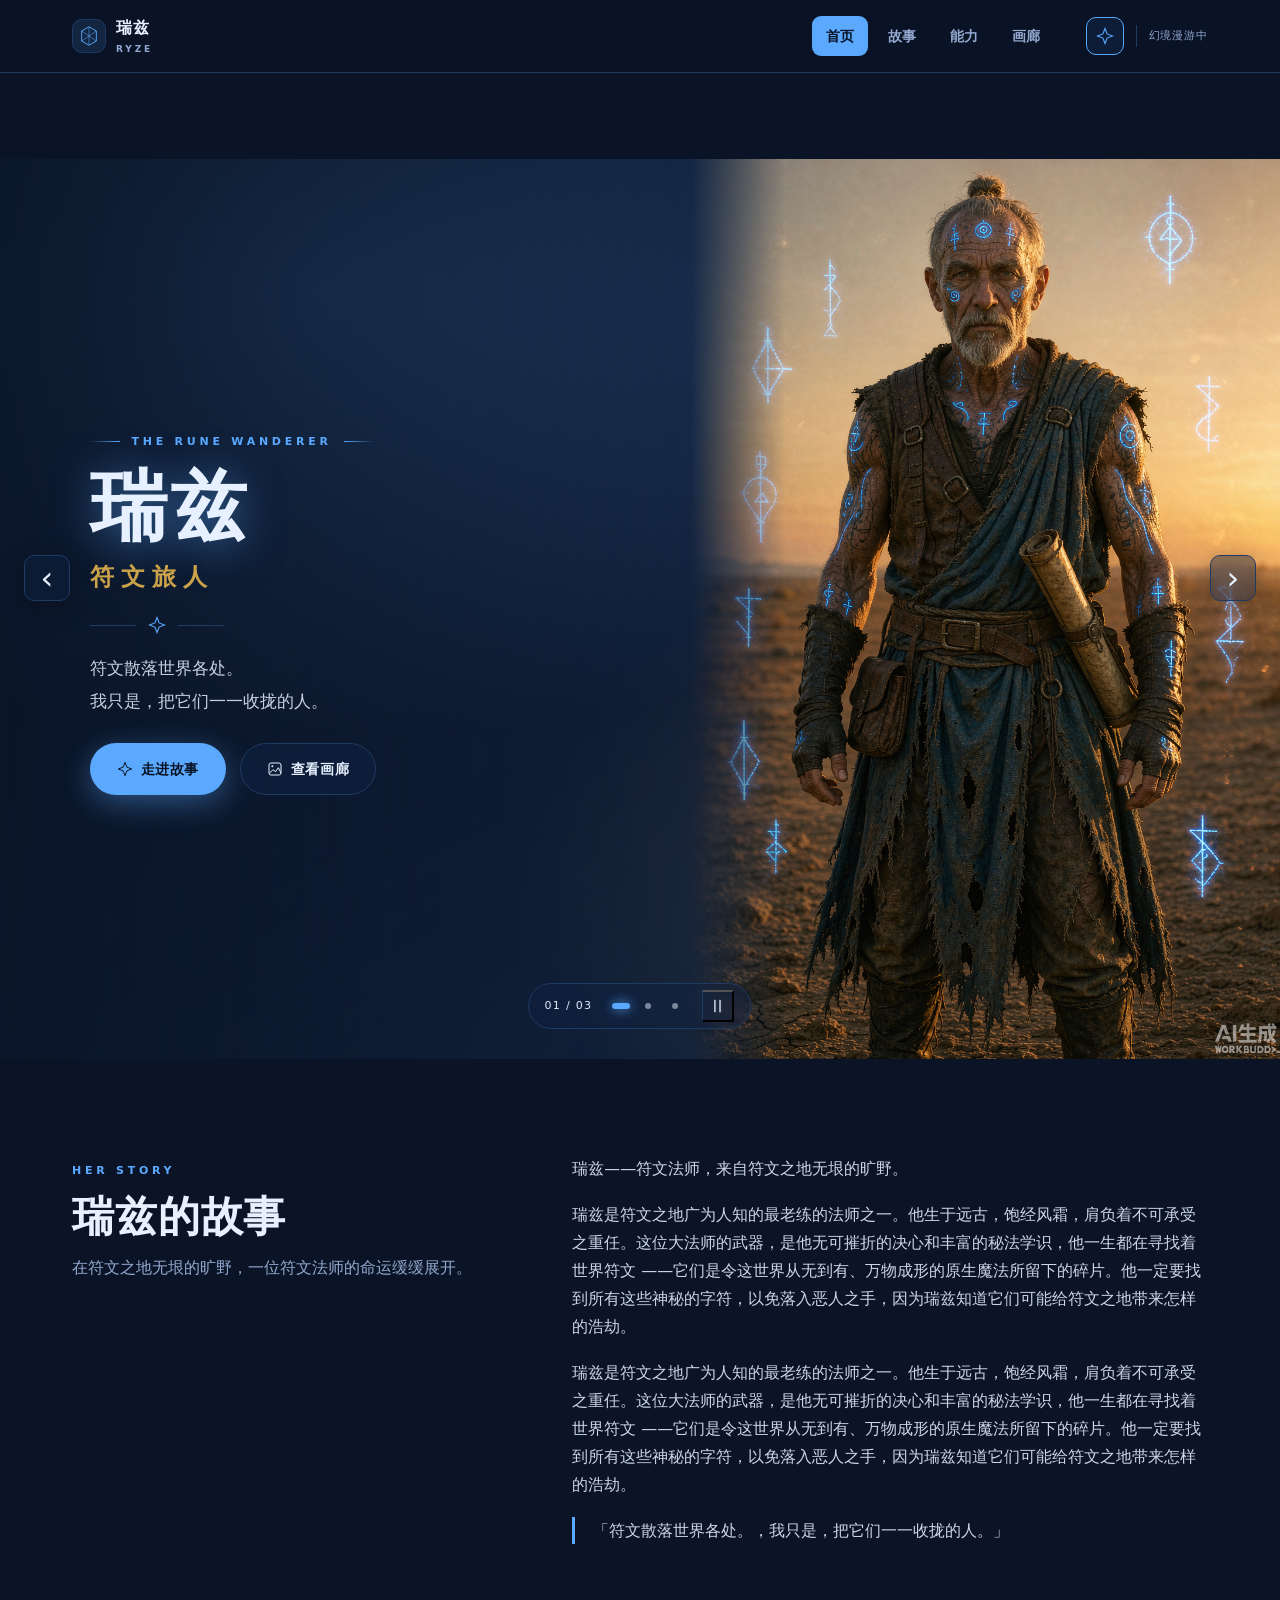
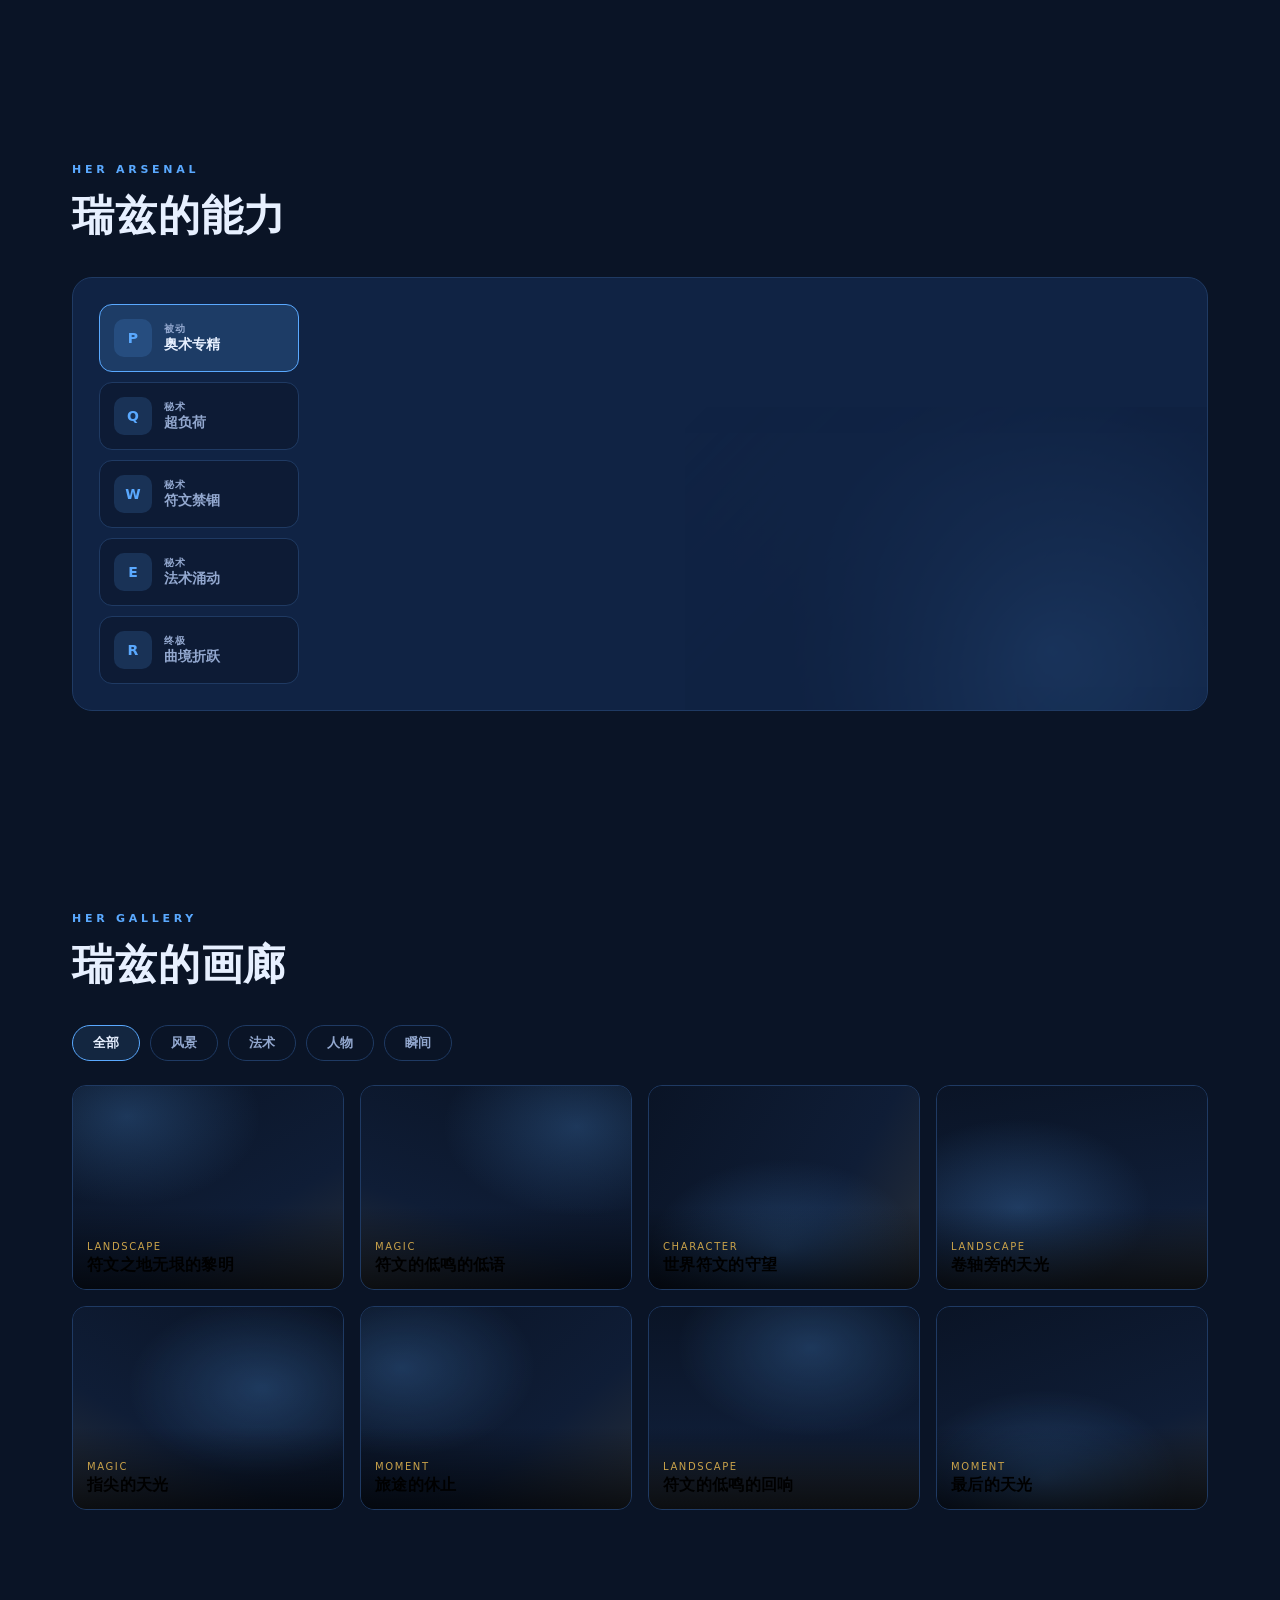
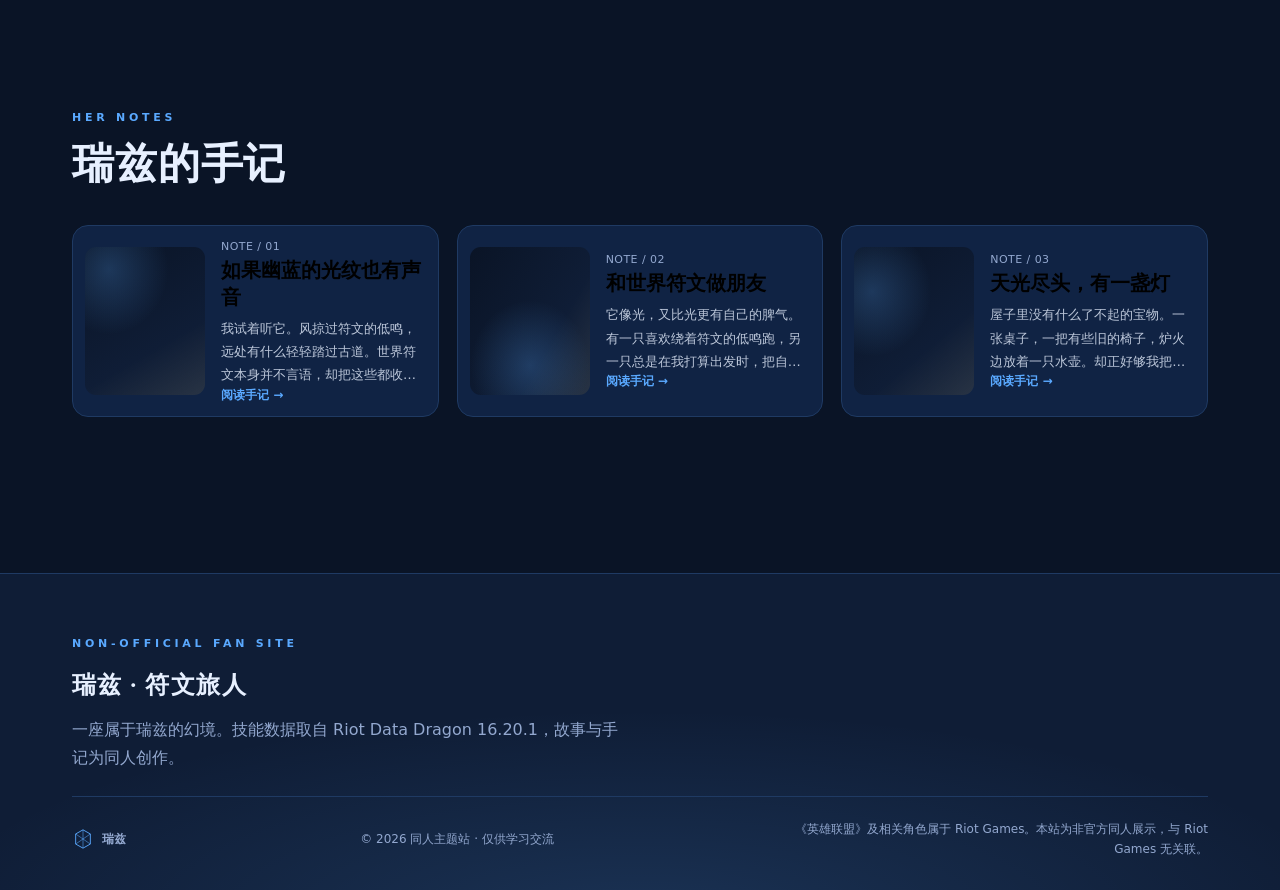
<file: index.html>
<!doctype html>
<html lang="zh-CN">
<head>
  <meta charset="utf-8">
  <meta name="viewport" content="width=device-width, initial-scale=1">
  <meta name="theme-color" content="#0a1426">
  <meta name="description" content="瑞兹（符文法师）非官方同人主题站——在符文之地无垠的旷野的幻境里，重温她的技能、故事与瞬间。">
  <title>瑞兹 · 符文旅人</title>
  <link rel="icon" type="image/svg+xml" href="assets/favicon.svg">
  <link rel="stylesheet" href="styles.css">
  <script src="script.js" defer></script>
</head>
<body>
  <a class="skip-link" href="#main">跳到主要内容</a>
  <svg class="icon-library" aria-hidden="true" xmlns="http://www.w3.org/2000/svg">
    <symbol id="icon-sigil" viewBox="0 0 48 48"><path d="M24 4l16 9v22l-16 9-16-9V13Z" fill="none" stroke="currentColor" stroke-width="2" stroke-linejoin="round"/><path d="M24 4v40M8 13l32 22M40 13L8 35" fill="none" stroke="currentColor" stroke-width="1.2"/></symbol>
    <symbol id="icon-star" viewBox="0 0 24 24"><path d="m12 2 2.8 7.2L22 12l-7.2 2.8L12 22l-2.8-7.2L2 12l7.2-2.8L12 2Z" fill="none" stroke="currentColor" stroke-width="1.5"/></symbol>
    <symbol id="icon-moon" viewBox="0 0 24 24"><path d="M20.8 14A9 9 0 0 1 10 3.2 9 9 0 1 0 20.8 14Z" fill="none" stroke="currentColor" stroke-width="1.5"/></symbol>
    <symbol id="icon-image" viewBox="0 0 24 24"><rect x="3" y="3" width="18" height="18" rx="3" fill="none" stroke="currentColor" stroke-width="1.5"/><circle cx="8" cy="8" r="1.5" fill="currentColor"/><path d="m4 18 5-5 4 3 4-6 4 8" fill="none" stroke="currentColor" stroke-width="1.5"/></symbol>
    <symbol id="icon-book" viewBox="0 0 24 24"><path d="M12 6C9 3 5 3 2 4v15c4-1 7 0 10 2 3-2 6-3 10-2V4c-3-1-7-1-10 2Zm0 0v15" fill="none" stroke="currentColor" stroke-width="1.5"/></symbol>
  </svg>

  <header class="site-header">
    <nav class="navigation" aria-label="主导航">
      <a class="brand" href="#home" aria-label="瑞兹首页"><span class="brand-mark"><svg><use href="#icon-sigil"/></svg></span><span>瑞兹<small>RYZE</small></span></a>
      <div class="nav-links" id="nav-menu">
        <a href="#home" class="active">首页</a><a href="#story-detail">故事</a><a href="#ability-detail">能力</a><a href="#gallery">画廊</a>
      </div>
      <div class="nav-tools"><button class="icon-button atmosphere-button" type="button" aria-label="关闭粒子效果" aria-pressed="true" title="粒子效果"><svg><use href="#icon-star"/></svg></button><span class="nav-divider"></span><span class="nav-note">幻境漫游中</span><button class="menu-toggle icon-button" type="button" aria-controls="nav-menu" aria-expanded="false" aria-label="打开导航菜单"><span></span><span></span></button></div>
    </nav>
  </header>

  <main id="main">
    <section id="home" class="hero" aria-labelledby="hero-title" aria-roledescription="轮播图">
      <div class="hero-slides"><div class="hero-track" id="hero-track">
        <div class="hero-image" data-label="主视觉" role="img" aria-label="主视觉：瑞兹的主题幻境" aria-hidden="true" style="background:radial-gradient(120% 90% at 25% 15%, #5aa9ff40 0%, transparent 55%), radial-gradient(90% 80% at 85% 80%, #c9a24a2e 0%, transparent 50%), linear-gradient(155deg, #0a1426 0%, #0f1d36 55%, #5aa9ff1f 100%)"></div>
<div class="hero-image" data-label="幻境" role="img" aria-label="幻境：瑞兹的主题幻境" aria-hidden="true" style="background:radial-gradient(100% 100% at 80% 20%, #c9a24a33 0%, transparent 55%), linear-gradient(200deg, #0f1d36 0%, #0a1426 60%, #5aa9ff22 100%)"></div>
<div class="hero-image" data-label="余光" role="img" aria-label="余光：瑞兹的主题幻境" aria-hidden="true" style="background:radial-gradient(110% 90% at 50% 90%, #5aa9ff33 0%, transparent 55%), linear-gradient(120deg, #0a1426 0%, #0f1d36 70%, #c9a24a1f 100%)"></div>
      </div></div>
      <div class="hero-shade"></div><div class="particles" aria-hidden="true"></div>
      <div class="hero-portrait"><img src="assets/hero.png" alt="瑞兹（符文法师）角色形象插画" width="1024" height="1536" fetchpriority="high"></div>
      <button class="hero-arrow hero-previous icon-button" type="button" aria-label="上一张主视觉" aria-controls="hero-track" hidden>‹</button>
      <button class="hero-arrow hero-next icon-button" type="button" aria-label="下一张主视觉" aria-controls="hero-track" hidden>›</button>
      <div class="hero-content">
        <p class="eyebrow"><span></span> THE RUNE WANDERER <span></span></p>
        <h1 id="hero-title">瑞兹</h1>
        <p class="hero-subtitle">符文旅人</p>
        <div class="ornament" aria-hidden="true"><i></i><svg><use href="#icon-star"/></svg><i></i></div>
        <p class="hero-description">符文散落世界各处。<br>我只是，把它们一一收拢的人。</p>
        <div class="hero-actions"><a class="button button-primary" href="#story-detail"><svg><use href="#icon-star"/></svg>走进故事</a><a class="button button-glass" href="#gallery"><svg><use href="#icon-image"/></svg>查看画廊</a></div>
      </div>
      <div class="hero-carousel-controls" role="group" aria-label="主视觉轮播控制" hidden>
        <span class="hero-slide-count" aria-hidden="true">01 / 03</span>
        <div class="hero-dots"><button type="button" class="hero-dot" data-hero-slide="0" aria-label="切换到第 1 张主视觉" aria-controls="hero-track" aria-pressed="true"></button><button type="button" class="hero-dot" data-hero-slide="1" aria-label="切换到第 2 张主视觉" aria-controls="hero-track" aria-pressed="false"></button><button type="button" class="hero-dot" data-hero-slide="2" aria-label="切换到第 3 张主视觉" aria-controls="hero-track" aria-pressed="false"></button></div>
        <button class="hero-play-toggle" type="button" aria-label="暂停自动轮播" aria-controls="hero-track" aria-pressed="false"><span aria-hidden="true">Ⅱ</span></button>
      </div>
      <span class="sr-only" id="hero-slide-status" role="status" aria-live="polite" aria-atomic="true"></span>
    </section>

    <section id="story-detail" class="story-section" aria-labelledby="story-title">
      <div class="story-inner">
        <div class="section-heading">
          <p class="eyebrow">HER STORY</p>
          <h2 id="story-title">瑞兹的故事</h2>
          <p class="section-intro">在符文之地无垠的旷野，一位符文法师的命运缓缓展开。</p>
        </div>
        <div class="story-copy">
          <p class="story-description">瑞兹——符文法师，来自符文之地无垠的旷野。</p><p>瑞兹是符文之地广为人知的最老练的法师之一。他生于远古，饱经风霜，肩负着不可承受之重任。这位大法师的武器，是他无可摧折的决心和丰富的秘法学识，他一生都在寻找着世界符文 ——它们是令这世界从无到有、万物成形的原生魔法所留下的碎片。他一定要找到所有这些神秘的字符，以免落入恶人之手，因为瑞兹知道它们可能给符文之地带来怎样的浩劫。</p><p>瑞兹是符文之地广为人知的最老练的法师之一。他生于远古，饱经风霜，肩负着不可承受之重任。这位大法师的武器，是他无可摧折的决心和丰富的秘法学识，他一生都在寻找着世界符文 ——它们是令这世界从无到有、万物成形的原生魔法所留下的碎片。他一定要找到所有这些神秘的字符，以免落入恶人之手，因为瑞兹知道它们可能给符文之地带来怎样的浩劫。</p><p class="story-quote">「符文散落世界各处。，我只是，把它们一一收拢的人。」</p>
        </div>
      </div>
    </section>

    <section id="ability-detail" class="abilities-section" aria-labelledby="ability-title">
      <div class="section-heading">
        <p class="eyebrow">HER ARSENAL</p>
        <h2 id="ability-title">瑞兹的能力</h2>
      </div>
      <div class="ability-panel">
        <div class="ability-tabs" role="tablist" aria-label="技能切换">
          <button id="tab-passive" role="tab" data-ability="passive" aria-selected="true" aria-controls="ability-content" tabindex="0"><span class="ability-badge">P</span><span><small>被动</small>奥术专精</span></button>
<button id="tab-q" role="tab" data-ability="q" aria-selected="false" aria-controls="ability-content" tabindex="-1"><span class="ability-badge">Q</span><span><small>秘术</small>超负荷</span></button>
<button id="tab-w" role="tab" data-ability="w" aria-selected="false" aria-controls="ability-content" tabindex="-1"><span class="ability-badge">W</span><span><small>秘术</small>符文禁锢</span></button>
<button id="tab-e" role="tab" data-ability="e" aria-selected="false" aria-controls="ability-content" tabindex="-1"><span class="ability-badge">E</span><span><small>秘术</small>法术涌动</span></button>
<button id="tab-r" role="tab" data-ability="r" aria-selected="false" aria-controls="ability-content" tabindex="-1"><span class="ability-badge">R</span><span><small>终极</small>曲境折跃</span></button>
        </div>
        <div class="ability-content" id="ability-content" role="tabpanel" tabindex="0" aria-labelledby="tab-passive">
          <p class="eyebrow" id="ability-label"></p>
          <h3 id="ability-name"></h3>
          <p id="ability-description"></p>
        </div>
        <div class="ability-art" aria-hidden="true"></div>
      </div>
    </section>

    <section id="gallery" class="gallery-section" aria-labelledby="gallery-title">
      <div class="section-heading">
        <p class="eyebrow">HER GALLERY</p>
        <h2 id="gallery-title">瑞兹的画廊</h2>
      </div>
      <div class="gallery-filters" role="group" aria-label="画廊分类筛选">
        <button type="button" data-filter="all" class="selected" aria-pressed="true">全部</button>
        <button type="button" data-filter="landscape" aria-pressed="false">风景</button>
        <button type="button" data-filter="magic" aria-pressed="false">法术</button>
        <button type="button" data-filter="character" aria-pressed="false">人物</button>
        <button type="button" data-filter="moment" aria-pressed="false">瞬间</button>
      </div>
      <div class="gallery-grid">
        <button class="gallery-item" data-category="landscape" data-scene="1" aria-label="查看：符文之地无垠的黎明"><span class="gallery-art scene-1" aria-hidden="true"></span><span class="gallery-caption"><small>LANDSCAPE</small><strong>符文之地无垠的黎明</strong></span></button>
<button class="gallery-item" data-category="magic" data-scene="2" aria-label="查看：符文的低鸣的低语"><span class="gallery-art scene-2" aria-hidden="true"></span><span class="gallery-caption"><small>MAGIC</small><strong>符文的低鸣的低语</strong></span></button>
<button class="gallery-item" data-category="character" data-scene="3" aria-label="查看：世界符文的守望"><span class="gallery-art scene-3" aria-hidden="true"></span><span class="gallery-caption"><small>CHARACTER</small><strong>世界符文的守望</strong></span></button>
<button class="gallery-item" data-category="landscape" data-scene="4" aria-label="查看：卷轴旁的天光"><span class="gallery-art scene-4" aria-hidden="true"></span><span class="gallery-caption"><small>LANDSCAPE</small><strong>卷轴旁的天光</strong></span></button>
<button class="gallery-item" data-category="magic" data-scene="5" aria-label="查看：指尖的天光"><span class="gallery-art scene-5" aria-hidden="true"></span><span class="gallery-caption"><small>MAGIC</small><strong>指尖的天光</strong></span></button>
<button class="gallery-item" data-category="moment" data-scene="6" aria-label="查看：旅途的休止"><span class="gallery-art scene-6" aria-hidden="true"></span><span class="gallery-caption"><small>MOMENT</small><strong>旅途的休止</strong></span></button>
<button class="gallery-item" data-category="landscape" data-scene="7" aria-label="查看：符文的低鸣的回响"><span class="gallery-art scene-7" aria-hidden="true"></span><span class="gallery-caption"><small>LANDSCAPE</small><strong>符文的低鸣的回响</strong></span></button>
<button class="gallery-item" data-category="moment" data-scene="8" aria-label="查看：最后的天光"><span class="gallery-art scene-8" aria-hidden="true"></span><span class="gallery-caption"><small>MOMENT</small><strong>最后的天光</strong></span></button>
      </div>
    </section>

    <section id="journal" class="journal-section" aria-labelledby="journal-title">
      <div class="section-heading">
        <p class="eyebrow">HER NOTES</p>
        <h2 id="journal-title">瑞兹的手记</h2>
      </div>
      <div class="journal-list">
        <button class="journal-card" data-article="0" aria-label="阅读：如果幽蓝的光纹也有声音"><span class="journal-art scene-1" aria-hidden="true"></span><span class="journal-copy"><span class="journal-meta">NOTE / 01</span><strong>如果幽蓝的光纹也有声音</strong><span class="journal-excerpt">我试着听它。风掠过符文的低鸣，远处有什么轻轻踏过古道。世界符文本身并不言语，却把这些都收进了夜色。</span><span class="read-label">阅读手记 →</span></span></button>
<button class="journal-card" data-article="1" aria-label="阅读：和世界符文做朋友"><span class="journal-art scene-3" aria-hidden="true"></span><span class="journal-copy"><span class="journal-meta">NOTE / 02</span><strong>和世界符文做朋友</strong><span class="journal-excerpt">它像光，又比光更有自己的脾气。有一只喜欢绕着符文的低鸣跑，另一只总是在我打算出发时，把自己团成一小团。我分不清那是不是休息，但我决定尊重它的安排。</span><span class="read-label">阅读手记 →</span></span></button>
<button class="journal-card" data-article="2" aria-label="阅读：天光尽头，有一盏灯"><span class="journal-art scene-6" aria-hidden="true"></span><span class="journal-copy"><span class="journal-meta">NOTE / 03</span><strong>天光尽头，有一盏灯</strong><span class="journal-excerpt">屋子里没有什么了不起的宝物。一张桌子，一把有些旧的椅子，炉火边放着一只水壶。却正好够我把斗篷晾开，把符文的低鸣摊在桌上，让赶了一天路的手指慢慢暖起来。</span><span class="read-label">阅读手记 →</span></span></button>
      </div>
    </section>
  </main>

  <footer class="site-footer">
    <div class="footer-glow" aria-hidden="true"></div>
    <div class="footer-content">
      <p class="eyebrow">NON-OFFICIAL FAN SITE</p>
      <h2>瑞兹 · 符文旅人</h2>
      <p>一座属于瑞兹的幻境。技能数据取自 Riot Data Dragon 16.20.1，故事与手记为同人创作。</p>
      <div class="footer-bottom">
        <p class="footer-brand"><svg class="footer-mark"><use href="#icon-sigil"/></svg> 瑞兹</p>
        <p>© <span id="copyright-year">2026</span> 同人主题站 · 仅供学习交流</p>
        <p class="legal-note">《英雄联盟》及相关角色属于 Riot Games。本站为非官方同人展示，与 Riot Games 无关联。</p>
      </div>
    </div>
  </footer>

  <dialog class="lightbox" id="gallery-dialog" aria-label="画廊大图">
    <button class="dialog-close icon-button" type="button" aria-label="关闭大图">×</button>
    <div class="lightbox-image" id="lightbox-image" role="img" aria-label=""></div>
    <div class="lightbox-bottom">
      <h2 id="lightbox-title"></h2>
      <div class="lightbox-nav">
        <button class="icon-button" id="gallery-prev" type="button" aria-label="上一张">‹</button>
        <span id="lightbox-counter"></span>
        <button class="icon-button" id="gallery-next" type="button" aria-label="下一张">›</button>
      </div>
    </div>
  </dialog>

  <dialog class="article" id="article-dialog" aria-label="手记阅读">
    <button class="dialog-close icon-button" type="button" aria-label="关闭手记">×</button>
    <div class="article-cover" id="article-cover"></div>
    <div class="article-body">
      <h2 id="article-title"></h2>
      <div id="article-content"></div>
    </div>
  </dialog>
</body>
</html>
</file>
<file: styles.css>
/* ====== 瑞兹 · 主题变量 ====== */
:root{
  --bg:#0a1426; --bg-2:#0f1d36; --panel:#102344;
  --primary:#5aa9ff; --primary-2:#3f7fe0; --accent:#c9a24a;
  --text:#e7f0ff; --muted:#93a8cf; --line:#1f3a63; --flake:#9cc8ff;
  --sans:"PingFang SC","Microsoft YaHei","Hiragino Sans GB",system-ui,-apple-system,"Segoe UI",Roboto,sans-serif;
  --serif:"Songti SC","SimSun",Georgia,"Times New Roman",serif;
}
*{box-sizing:border-box;margin:0;padding:0}
html{scroll-behavior:smooth;scroll-padding-top:84px}
body{background:var(--bg);color:var(--text);font-family:var(--sans);line-height:1.75;-webkit-font-smoothing:antialiased;overflow-x:hidden}
a{color:inherit;text-decoration:none}
img{max-width:100%;display:block}
.sr-only{position:absolute;width:1px;height:1px;padding:0;margin:-1px;overflow:hidden;clip-path:inset(50%);white-space:nowrap;border:0}
.skip-link{position:fixed;left:14px;top:-60px;z-index:60;background:var(--primary);color:var(--bg);padding:9px 16px;border-radius:8px;font-weight:700;transition:top .25s}
.skip-link:focus{top:14px}
:focus-visible{outline:2px solid var(--accent);outline-offset:3px;border-radius:4px}

/* ====== header / nav ====== */
.site-header{position:fixed;inset:0 0 auto;z-index:50;backdrop-filter:blur(14px);background:color-mix(in srgb,var(--bg) 72%,transparent);border-bottom:1px solid var(--line)}
.navigation{max-width:1180px;margin:0 auto;display:flex;align-items:center;gap:18px;padding:14px 22px}
.brand{display:flex;align-items:center;gap:10px;font-weight:800;letter-spacing:.04em}
.brand-mark{width:34px;height:34px;display:grid;place-items:center;color:var(--primary);border:1px solid var(--line);border-radius:10px;background:color-mix(in srgb,var(--primary) 12%,transparent)}
.brand-mark svg{width:22px;height:22px}
.brand small{display:block;font-size:9px;letter-spacing:.32em;color:var(--muted);font-weight:600}
.nav-links{display:flex;gap:6px;margin-left:auto}
.nav-links a{padding:8px 14px;border-radius:9px;color:var(--muted);font-size:14px;font-weight:600;transition:.2s}
.nav-links a:hover{color:var(--text);background:color-mix(in srgb,var(--primary) 12%,transparent)}
.nav-links a.active{color:var(--bg);background:var(--primary)}
.nav-tools{display:flex;align-items:center;gap:12px;margin-left:14px}
.nav-divider{width:1px;height:22px;background:var(--line)}
.nav-note{font-size:11px;color:var(--muted);letter-spacing:.08em}
.icon-button{display:grid;place-items:center;width:38px;height:38px;border-radius:10px;border:1px solid var(--line);background:color-mix(in srgb,var(--panel) 60%,transparent);color:var(--text);cursor:pointer;transition:.2s}
.icon-button:hover{border-color:var(--primary);color:var(--primary)}
.icon-button svg{width:18px;height:18px;fill:currentColor}
.atmosphere-button[aria-pressed="true"]{color:var(--primary);border-color:var(--primary)}
.menu-toggle{display:none;flex-direction:column;gap:4px}
.menu-toggle span{width:18px;height:2px;background:currentColor;border-radius:2px}
@media(max-width:760px){.nav-links{position:fixed;inset:64px 14px auto;flex-direction:column;background:var(--bg-2);border:1px solid var(--line);border-radius:14px;padding:10px;gap:4px;display:none}
.nav-links.open{display:flex}
.nav-links a{padding:12px 14px}
.menu-toggle{display:flex}
.nav-note{display:none}}

/* ====== hero ====== */
.hero{position:relative;height:100svh;min-height:640px;display:flex;align-items:center;overflow:hidden}
.hero-slides{position:absolute;inset:0;z-index:-4;overflow:hidden}
.hero-portrait{position:absolute;top:0;right:0;bottom:0;width:min(46vw,660px);z-index:-3;pointer-events:none}
.hero-portrait img{width:100%;height:100%;object-fit:cover;object-position:50% 16%;display:block;-webkit-mask-image:linear-gradient(90deg,transparent 0,#000 16%);mask-image:linear-gradient(90deg,transparent 0,#000 16%);filter:drop-shadow(0 0 60px color-mix(in srgb,var(--primary) 26%,transparent))}
.hero-track{display:flex;width:100%;height:100%;will-change:transform}
.hero-track.is-ready{transition:transform .8s cubic-bezier(.65,0,.35,1)}
.hero-track>.hero-image{flex:0 0 100%;width:100%;height:100%;min-width:0;background-size:cover;background-position:center}
.hero-shade{position:absolute;inset:0;z-index:-2;background:linear-gradient(90deg,color-mix(in srgb,var(--bg) 80%,transparent) 0%,color-mix(in srgb,var(--bg) 32%,transparent) 36%,transparent 60%)}
.particles{position:absolute;inset:0;z-index:-1;pointer-events:none;overflow:hidden}
.snowflake{position:absolute;top:-8%;width:6px;height:6px;border-radius:50%;background:var(--flake);opacity:.7;box-shadow:0 0 8px var(--flake);animation:fall linear infinite}
@keyframes fall{0%{transform:translateY(-10vh) translateX(0)}100%{transform:translateY(112vh) translateX(20px)}}
.hero-content{position:relative;z-index:3;width:min(560px,46vw);padding:110px 0;margin:0 0 0 7vw;text-align:left}
.eyebrow{display:inline-flex;align-items:center;gap:12px;font-size:11px;letter-spacing:.34em;color:var(--primary);font-weight:700}
.eyebrow span{width:30px;height:1px;background:linear-gradient(90deg,transparent,var(--primary))}
.eyebrow span:last-child{background:linear-gradient(90deg,var(--primary),transparent)}
.hero h1{font-family:var(--serif);font-size:clamp(56px,6vw,92px);line-height:1.06;margin:16px 0 8px;letter-spacing:.04em;text-shadow:0 4px 40px color-mix(in srgb,var(--primary) 50%,transparent)}
.hero-subtitle{font-size:24px;color:var(--accent);letter-spacing:.3em;font-weight:600}
.ornament{display:flex;align-items:center;gap:12px;margin:18px 0}
.ornament i{width:46px;height:1px;background:var(--line)}
.ornament svg{width:18px;height:18px;color:var(--primary);fill:none;stroke:var(--primary);stroke-width:1.4}
.hero-description{font-size:17px;color:color-mix(in srgb,var(--text) 86%,transparent);line-height:1.9}
.hero-actions{display:flex;gap:14px;margin-top:26px;flex-wrap:wrap}
.button{display:inline-flex;align-items:center;gap:8px;padding:13px 26px;border-radius:30px;font-weight:700;font-size:14px;letter-spacing:.04em;transition:.2s;border:1px solid transparent}
.button svg{width:16px;height:16px;fill:currentColor}
.button-primary{background:var(--primary);color:var(--bg);box-shadow:0 8px 30px color-mix(in srgb,var(--primary) 40%,transparent)}
.button-primary:hover{transform:translateY(-2px);box-shadow:0 12px 38px color-mix(in srgb,var(--primary) 55%,transparent)}
.button-glass{background:color-mix(in srgb,var(--panel) 55%,transparent);border-color:var(--line);color:var(--text);backdrop-filter:blur(8px)}
.button-glass:hover{border-color:var(--primary);color:var(--primary)}
.hero-arrow{position:absolute;top:44%;z-index:4;width:46px;height:46px;background:color-mix(in srgb,var(--panel) 40%,transparent);border-color:var(--line);backdrop-filter:blur(15px);font:32px/1 var(--sans);box-shadow:0 4px 25px rgba(0,0,0,.25)}
.hero-previous{left:24px}.hero-next{right:24px}
.hero-arrow[aria-disabled="true"]{opacity:.55}
.hero-carousel-controls{position:absolute;left:50%;bottom:30px;transform:translateX(-50%);z-index:4;display:flex;align-items:center;gap:16px;border:1px solid var(--line);border-radius:30px;padding:6px 16px;background:color-mix(in srgb,var(--panel) 45%,transparent);backdrop-filter:blur(16px)}
.hero-slide-count{font-size:11px;letter-spacing:.12em;color:var(--text);white-space:nowrap}
.hero-dots{display:flex;gap:3px;align-items:center}
.hero-dot{position:relative;display:block;width:24px;height:30px;background:transparent;padding:0;border:0;cursor:pointer}
.hero-dot:after{content:"";position:absolute;left:50%;top:50%;width:6px;height:6px;border-radius:6px;background:color-mix(in srgb,var(--text) 50%,transparent);transform:translate(-50%,-50%);transition:.3s}
.hero-dot[aria-pressed="true"]:after{width:18px;background:var(--primary);box-shadow:0 0 12px var(--primary)}
.hero-play-toggle{display:grid;place-items:center;width:32px;height:32px;border-left:1px solid var(--line);background:none;padding:0;color:var(--text);font-size:17px;cursor:pointer}
.hero-dot[aria-disabled="true"]{cursor:default}

/* ====== sections ====== */
.story-section,.abilities-section,.gallery-section,.journal-section{padding:96px 22px;max-width:1180px;margin:0 auto}
.section-heading{margin-bottom:34px}
.section-heading h2{font-family:var(--serif);font-size:42px;line-height:1.25;margin-top:8px;letter-spacing:.02em}
.section-intro{color:var(--muted);max-width:620px;margin-top:10px}
.story-inner{display:grid;grid-template-columns:1fr 1.4fr;gap:46px;align-items:start}
.story-copy p{margin-bottom:18px;font-size:16px;color:color-mix(in srgb,var(--text) 88%,transparent)}
.story-quote{font-family:var(--serif);font-size:22px;color:var(--primary);border-left:3px solid var(--primary);padding-left:18px;line-height:1.7}
@media(max-width:860px){.hero{align-items:flex-end;min-height:600px}.hero-portrait{width:100%;left:0;right:auto;opacity:.62}.hero-portrait img{object-position:50% 12%;-webkit-mask-image:linear-gradient(180deg,#000 0 32%,transparent 74%);mask-image:linear-gradient(180deg,#000 0 32%,transparent 74%);filter:none}.hero-content{width:100%;max-width:640px;margin:0 auto;padding:0 22px 118px;text-align:center}.ornament{justify-content:center}.hero-actions{justify-content:center}.hero-shade{background:linear-gradient(180deg,rgba(0,0,0,.18) 0%,transparent 30%,transparent 46%,color-mix(in srgb,var(--bg) 94%,transparent) 100%)}}
@media(max-width:760px){.story-inner{grid-template-columns:1fr;gap:24px}.section-heading h2{font-size:32px}.hero-subtitle{font-size:18px}}

/* ====== abilities ====== */
.ability-panel{display:grid;grid-template-columns:200px 1fr;gap:26px;background:var(--panel);border:1px solid var(--line);border-radius:20px;padding:26px;position:relative;overflow:hidden;min-height:420px}
.ability-tabs{display:flex;flex-direction:column;gap:10px}
.ability-tabs button{display:flex;align-items:center;gap:12px;padding:14px;border-radius:13px;border:1px solid var(--line);background:color-mix(in srgb,var(--bg) 50%,transparent);color:var(--muted);cursor:pointer;text-align:left;transition:.2s;font-family:inherit}
.ability-tabs button:hover{border-color:var(--primary);color:var(--text)}
.ability-tabs button[aria-selected="true"]{background:color-mix(in srgb,var(--primary) 18%,transparent);border-color:var(--primary);color:var(--text)}
.ability-badge{flex:0 0 38px;width:38px;height:38px;display:grid;place-items:center;border-radius:10px;background:color-mix(in srgb,var(--primary) 16%,transparent);color:var(--primary);font-weight:800;font-size:15px}
.ability-tabs button small{display:block;font-size:10px;letter-spacing:.12em;color:var(--muted)}
.ability-tabs button span{font-weight:700;font-size:14px}
.ability-content{padding:6px 4px}
.ability-content .eyebrow{margin-bottom:8px}
.ability-content h3{font-family:var(--serif);font-size:34px;margin-bottom:14px}
.ability-content>p:not(.eyebrow){font-size:16px;color:color-mix(in srgb,var(--text) 86%,transparent);line-height:1.9}
.ability-art{position:absolute;right:0;bottom:0;width:46%;height:70%;opacity:.16;background:radial-gradient(80% 80% at 50% 30%, #5aa9ff40 0%, transparent 60%), linear-gradient(160deg, #0f1d36 0%, #0a1426 100%);border-radius:0 0 20px 0;mask-image:linear-gradient(135deg,transparent,#000);pointer-events:none}
.ability-art:before{content:"";position:absolute;inset:0;background:radial-gradient(circle at 70% 80%,var(--primary) 0,transparent 60%)}
@media(max-width:760px){.ability-panel{grid-template-columns:1fr;min-height:auto}.ability-tabs{flex-direction:row;flex-wrap:wrap}.ability-tabs button{flex:1 1 40%}.ability-art{display:none}}

/* ====== gallery ====== */
.gallery-filters{display:flex;gap:10px;flex-wrap:wrap;margin-bottom:24px}
.gallery-filters button{padding:8px 20px;border-radius:30px;border:1px solid var(--line);background:transparent;color:var(--muted);cursor:pointer;font-family:inherit;font-size:13px;font-weight:600;transition:.2s}
.gallery-filters button.selected,.gallery-filters button:hover{border-color:var(--primary);color:var(--text);background:color-mix(in srgb,var(--primary) 12%,transparent)}
.gallery-grid{display:grid;grid-template-columns:repeat(4,1fr);gap:16px}
.gallery-item{position:relative;border:1px solid var(--line);border-radius:14px;overflow:hidden;cursor:pointer;background:var(--bg-2);text-align:left;padding:0;font-family:inherit;transition:.2s}
.gallery-item:hover{transform:translateY(-4px);border-color:var(--primary);box-shadow:0 16px 40px rgba(0,0,0,.35)}
.gallery-art{display:block;aspect-ratio:4/3;width:100%}
.gallery-caption{position:absolute;left:0;right:0;bottom:0;padding:34px 14px 13px;background:linear-gradient(0deg,rgba(0,0,0,.7),transparent)}
.gallery-caption small{display:block;font-size:10px;letter-spacing:.16em;color:var(--accent)}
.gallery-caption strong{display:block;font-size:16px;letter-spacing:.02em;margin-top:3px}
@media(max-width:900px){.gallery-grid{grid-template-columns:repeat(2,1fr)}}
@media(max-width:420px){.gallery-grid{grid-template-columns:1fr}}

/* ====== journal ====== */
.journal-list{display:grid;grid-template-columns:repeat(3,1fr);gap:18px}
.journal-card{display:grid;grid-template-columns:120px 1fr;gap:16px;padding:12px;background:var(--panel);border:1px solid var(--line);border-radius:16px;align-items:center;min-height:170px;cursor:pointer;font-family:inherit;text-align:left;transition:.2s}
.journal-card:hover{border-color:var(--primary);transform:translateY(-3px)}
.journal-art{height:148px;border-radius:11px;background:radial-gradient(80% 80% at 50% 30%, #5aa9ff40 0%, transparent 60%), linear-gradient(160deg, #0f1d36 0%, #0a1426 100%)}
.journal-copy strong{display:block;font-size:20px;margin:4px 0;font-family:var(--serif)}
.journal-meta{font-size:11px;color:var(--muted);letter-spacing:.04em}
.journal-excerpt{font-size:13px;color:color-mix(in srgb,var(--text) 80%,transparent);line-height:1.8;display:-webkit-box;-webkit-line-clamp:3;-webkit-box-orient:vertical;overflow:hidden;margin-top:6px}
.read-label{font-size:12px;color:var(--primary);margin-top:8px;font-weight:700}
@media(max-width:760px){.journal-list{grid-template-columns:1fr}.journal-card{min-height:auto}.journal-art{height:120px}}

/* ====== footer ====== */
.site-footer{margin-top:60px;position:relative;border-top:1px solid var(--line);background:var(--bg-2)}
.footer-glow{position:absolute;inset:0;overflow:hidden;pointer-events:none}
.footer-glow:after{content:"";position:absolute;bottom:-30px;left:0;width:100%;height:300px;background:radial-gradient(80% 100% at 50% 100%,color-mix(in srgb,var(--primary) 30%,transparent),transparent 70%);opacity:.5}
.footer-content{max-width:1180px;margin:0 auto;padding:54px 22px 30px;position:relative}
.footer-content h2{font-family:var(--serif);font-size:24px;margin:8px 0 10px;letter-spacing:.06em}
.footer-content>p:not(.eyebrow){color:var(--muted);max-width:560px}
.footer-bottom{display:flex;align-items:center;justify-content:space-between;gap:16px;flex-wrap:wrap;padding-top:22px;border-top:1px solid var(--line);margin-top:24px}
.footer-brand{display:flex;align-items:center;gap:8px;font-weight:800}
.footer-mark{width:22px;height:22px;color:var(--primary)}
.footer-bottom p{font-size:12px;color:var(--muted)}
.legal-note{text-align:right;font-size:11px;line-height:1.7;max-width:420px}

/* ====== dialogs ====== */
.lightbox,.article{position:fixed;inset:0;margin:auto;width:min(92vw,860px);height:fit-content;max-height:90vh;border:1px solid var(--line);border-radius:18px;background:var(--bg-2);color:var(--text);padding:0;overflow:hidden}
.lightbox[open],.article[open]{display:flex;flex-direction:column}
.lightbox::backdrop,.article::backdrop{background:rgba(2,4,12,.78);backdrop-filter:blur(6px)}
.dialog-close{position:absolute;top:12px;right:12px;z-index:5;font-size:22px;line-height:1;width:40px;height:40px}
.lightbox-image{width:100%;height:min(60svh,520px);background-size:cover!important;background-position:center!important}
.lightbox-bottom{padding:18px 22px;display:flex;align-items:center;justify-content:space-between;gap:14px}
.lightbox-bottom h2{font-family:var(--serif);font-size:22px}
.lightbox-nav{display:flex;align-items:center;gap:12px}
.lightbox-nav span{font-size:12px;color:var(--muted)}
.article-cover{height:200px;background:radial-gradient(80% 80% at 50% 30%, #5aa9ff40 0%, transparent 60%), linear-gradient(160deg, #0f1d36 0%, #0a1426 100%)}
.article-body{padding:26px 28px 32px;overflow:auto}
.article-body h2{font-family:var(--serif);font-size:28px;margin-bottom:16px}
.article-body p{font-size:16px;line-height:1.95;margin-bottom:14px;color:color-mix(in srgb,var(--text) 90%,transparent)}
body.modal-open{overflow:hidden}
@media(max-width:760px){.lightbox-image{height:auto;aspect-ratio:4/3}.legal-note{text-align:left}}

/* ====== scene gradients ====== */
.scene-1{background:radial-gradient(90% 80% at 20% 15%, #5aa9ff3a 0%, transparent 55%), linear-gradient(150deg, #0a1426 0%, #0f1d36 65%, #c9a24a22 100%)}
.scene-2{background:radial-gradient(90% 80% at 80% 20%, #5aa9ff3a 0%, transparent 55%), linear-gradient(200deg, #0a1426 0%, #0f1d36 65%, #c9a24a22 100%)}
.scene-3{background:radial-gradient(90% 80% at 50% 80%, #5aa9ff3a 0%, transparent 55%), linear-gradient(120deg, #0a1426 0%, #0f1d36 65%, #c9a24a22 100%)}
.scene-4{background:radial-gradient(90% 80% at 30% 60%, #5aa9ff3a 0%, transparent 55%), linear-gradient(170deg, #0a1426 0%, #0f1d36 65%, #c9a24a22 100%)}
.scene-5{background:radial-gradient(90% 80% at 70% 40%, #5aa9ff3a 0%, transparent 55%), linear-gradient(210deg, #0a1426 0%, #0f1d36 65%, #c9a24a22 100%)}
.scene-6{background:radial-gradient(90% 80% at 15% 30%, #5aa9ff3a 0%, transparent 55%), linear-gradient(140deg, #0a1426 0%, #0f1d36 65%, #c9a24a22 100%)}
.scene-7{background:radial-gradient(90% 80% at 60% 20%, #5aa9ff3a 0%, transparent 55%), linear-gradient(180deg, #0a1426 0%, #0f1d36 65%, #c9a24a22 100%)}
.scene-8{background:radial-gradient(90% 80% at 40% 85%, #5aa9ff3a 0%, transparent 55%), linear-gradient(160deg, #0a1426 0%, #0f1d36 65%, #c9a24a22 100%)}

@media(prefers-reduced-motion:reduce){html{scroll-behavior:auto}*,*:before,*:after{animation:none!important;transition:none!important}.particles{display:none}}
</file>
